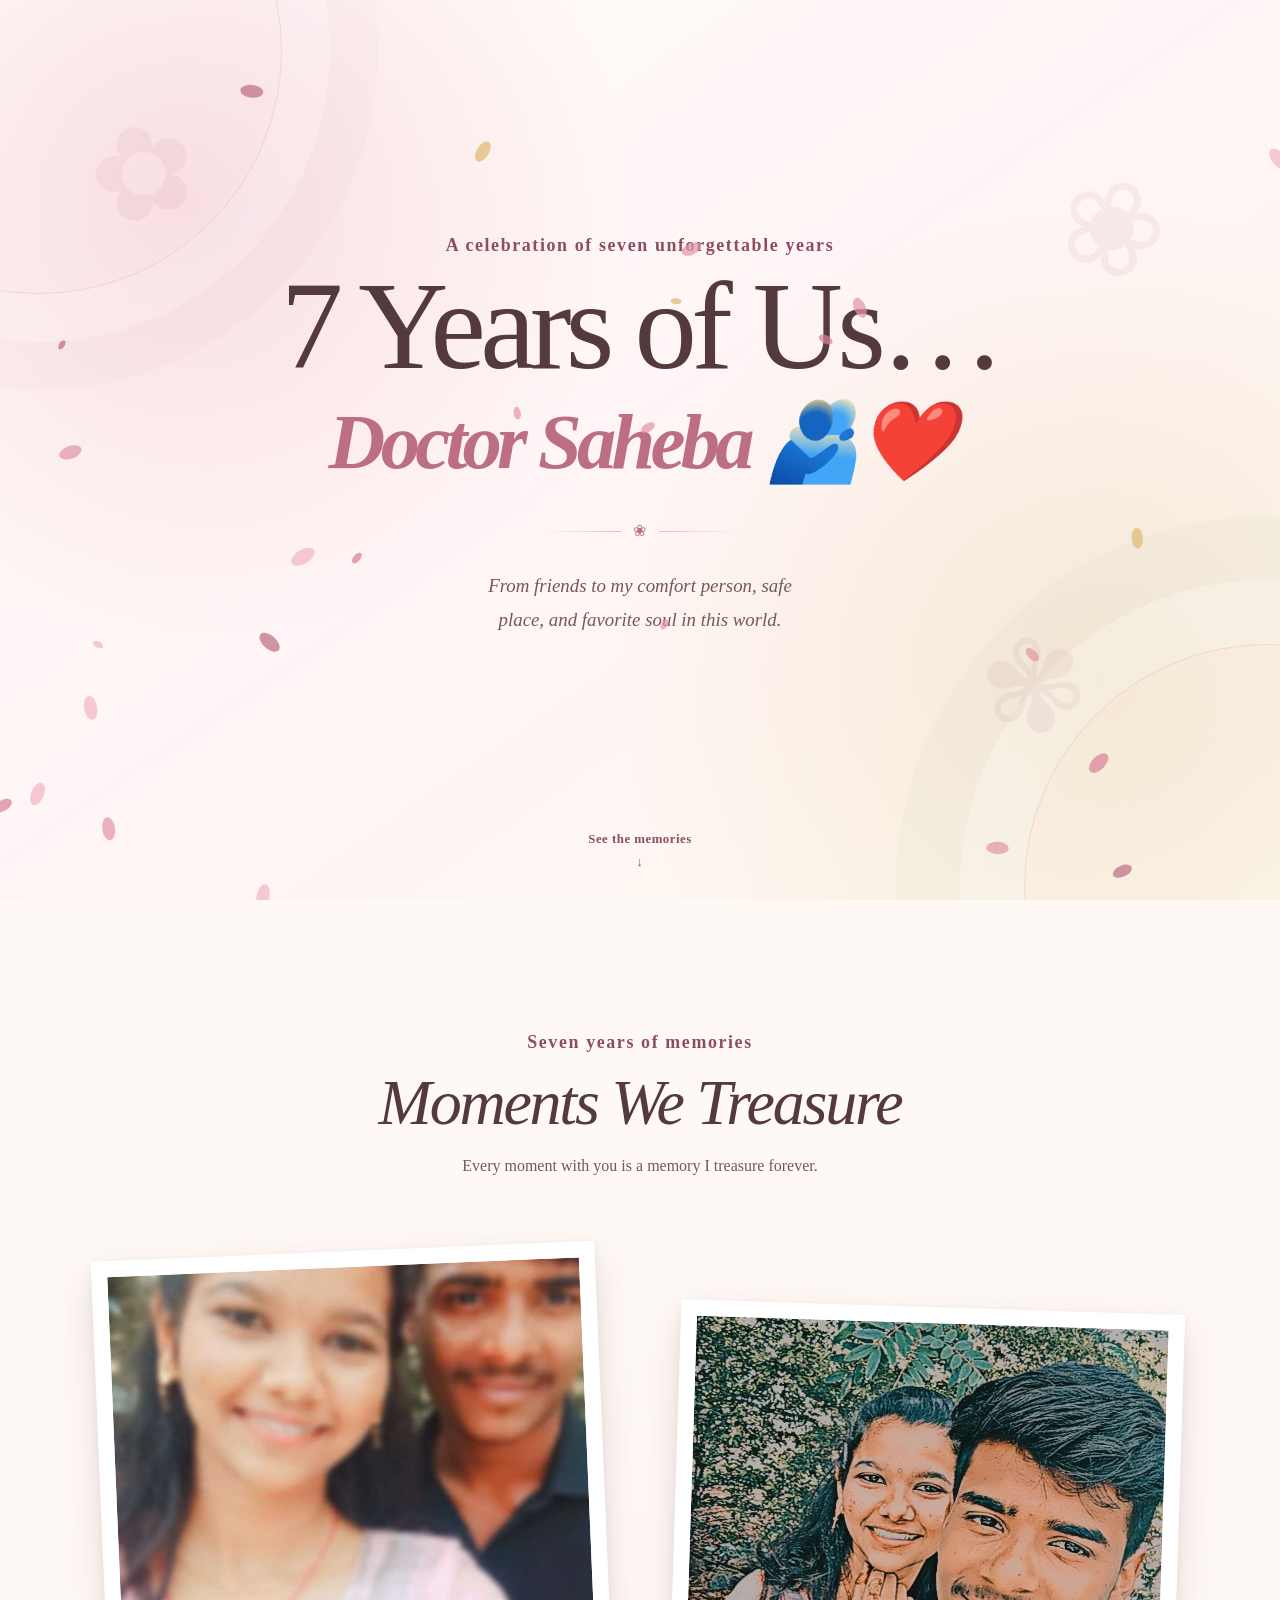
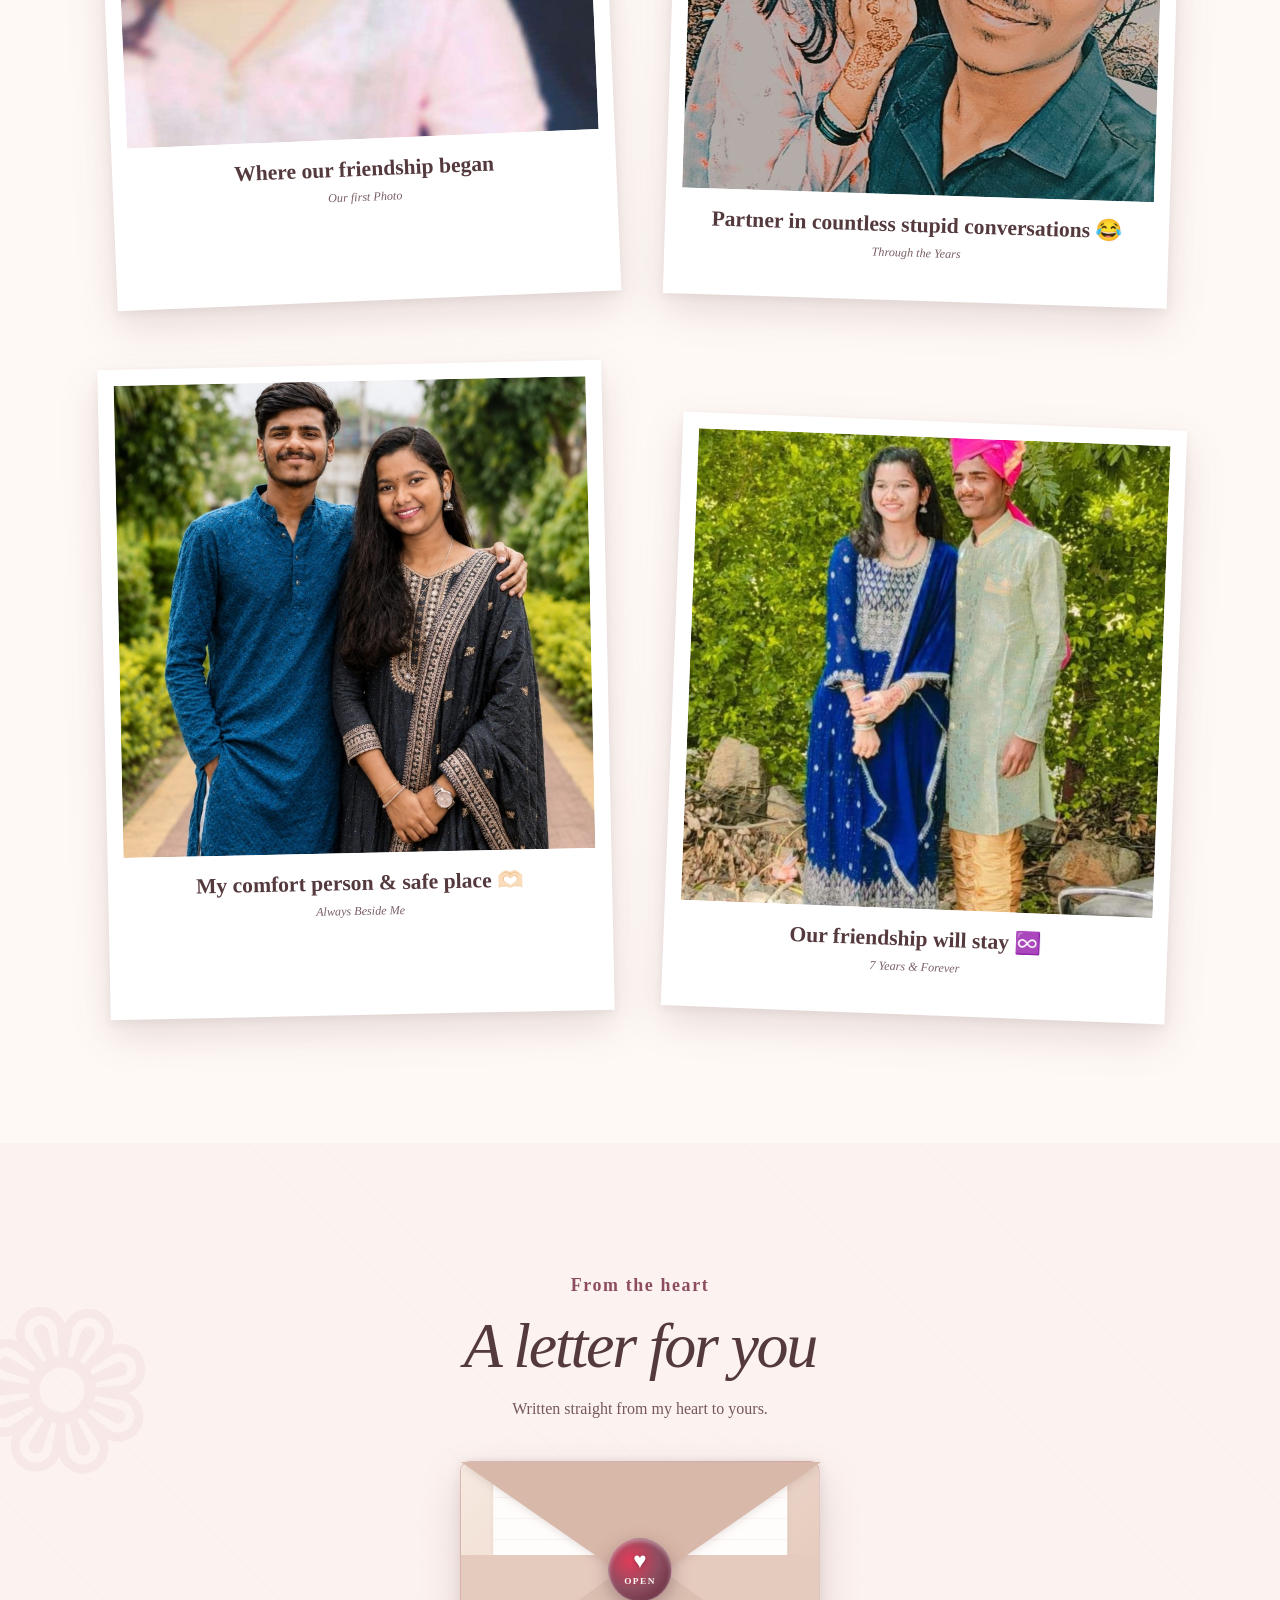
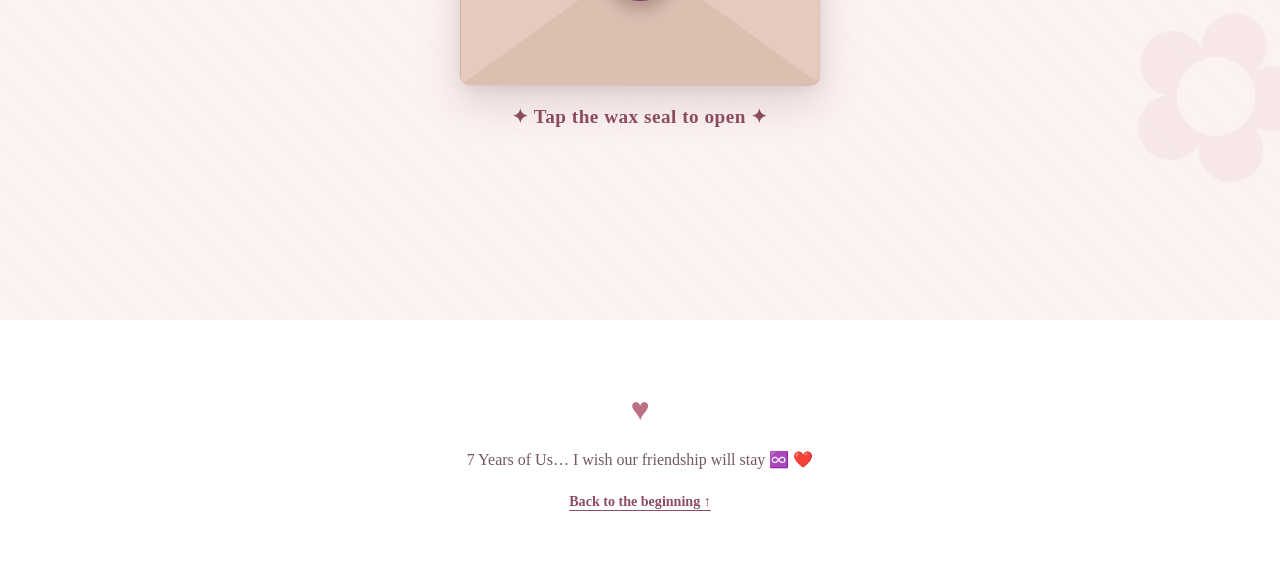
<file: index.html>
<!DOCTYPE html>
<html lang="en">
<head>
    <meta charset="UTF-8">
    <meta http-equiv="refresh" content="0; url=site/index.html">
    <title>Happy Anniversary ❤️</title>
    <script>
        window.location.href = "site/index.html";
    </script>
</head>
<body>
    <p>Redirecting to <a href="site/index.html">Anniversary Love Letter</a>...</p>
</body>
</html>
</file>
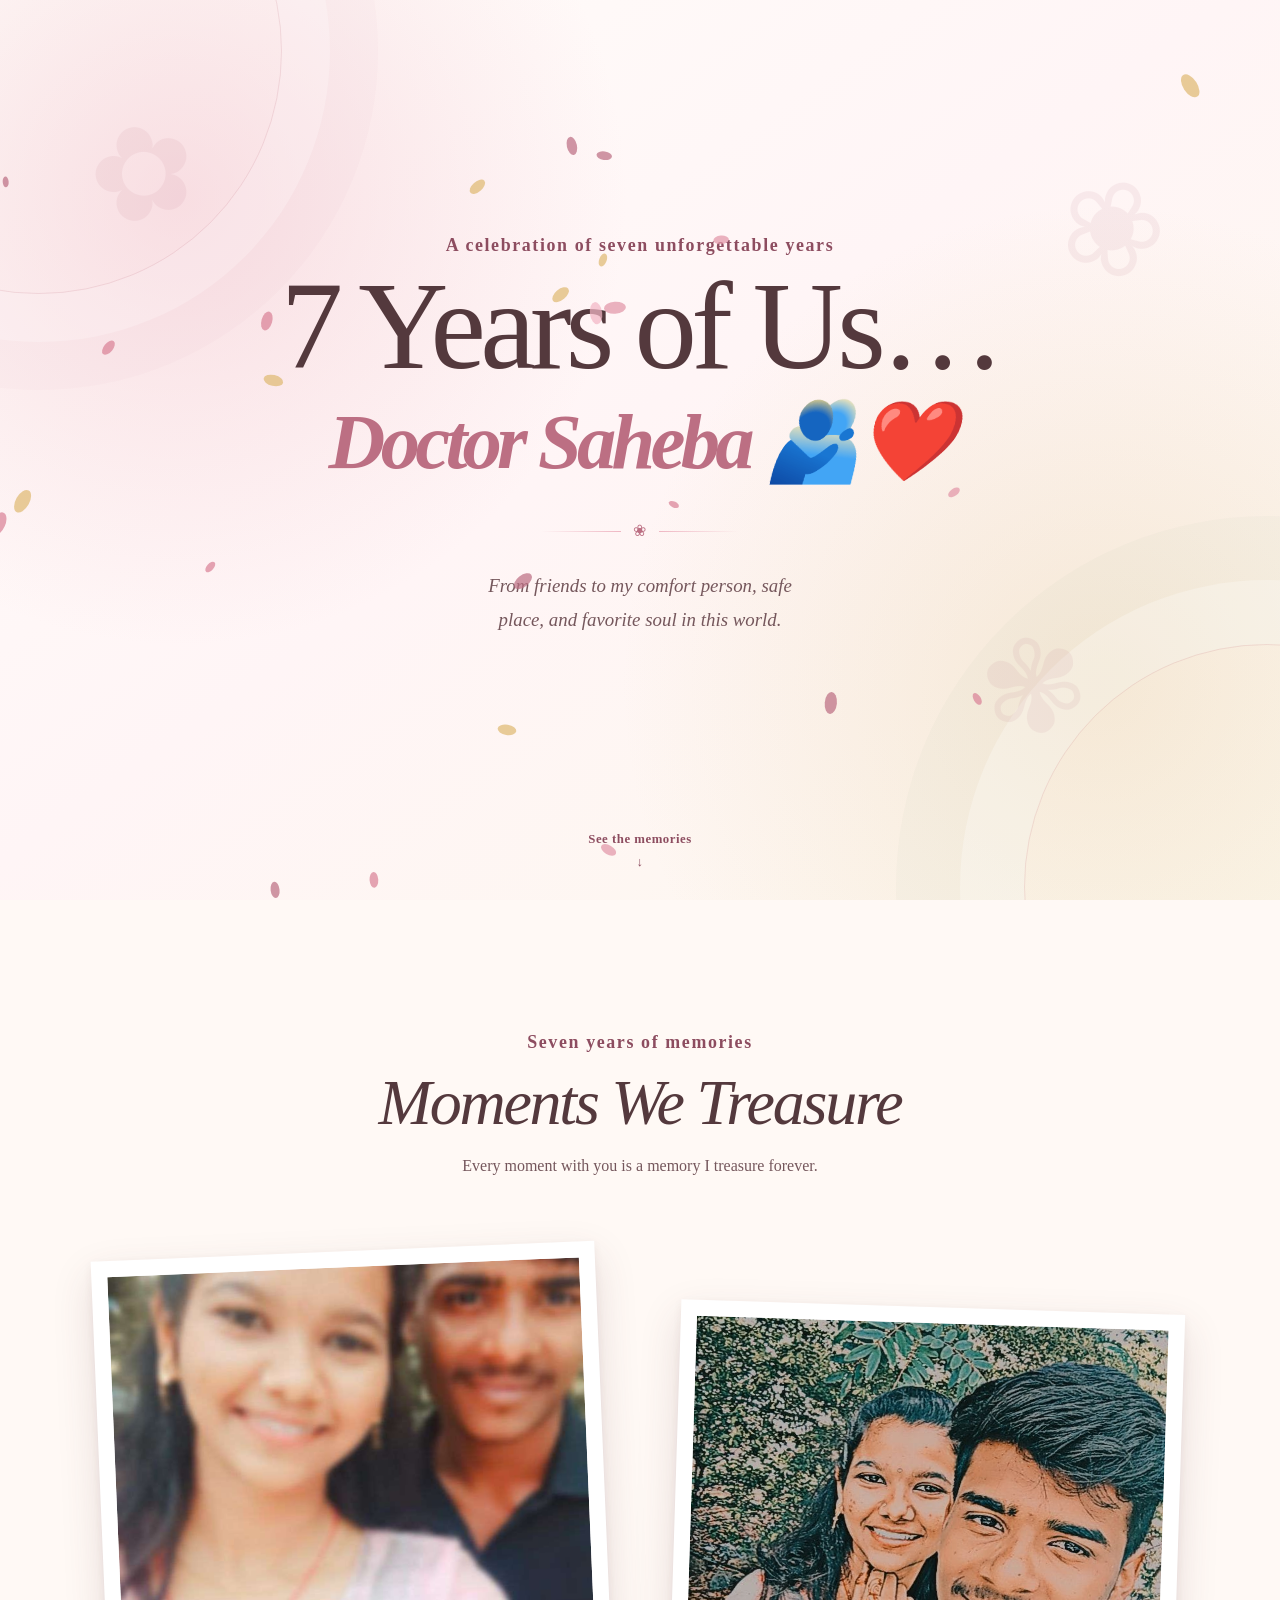
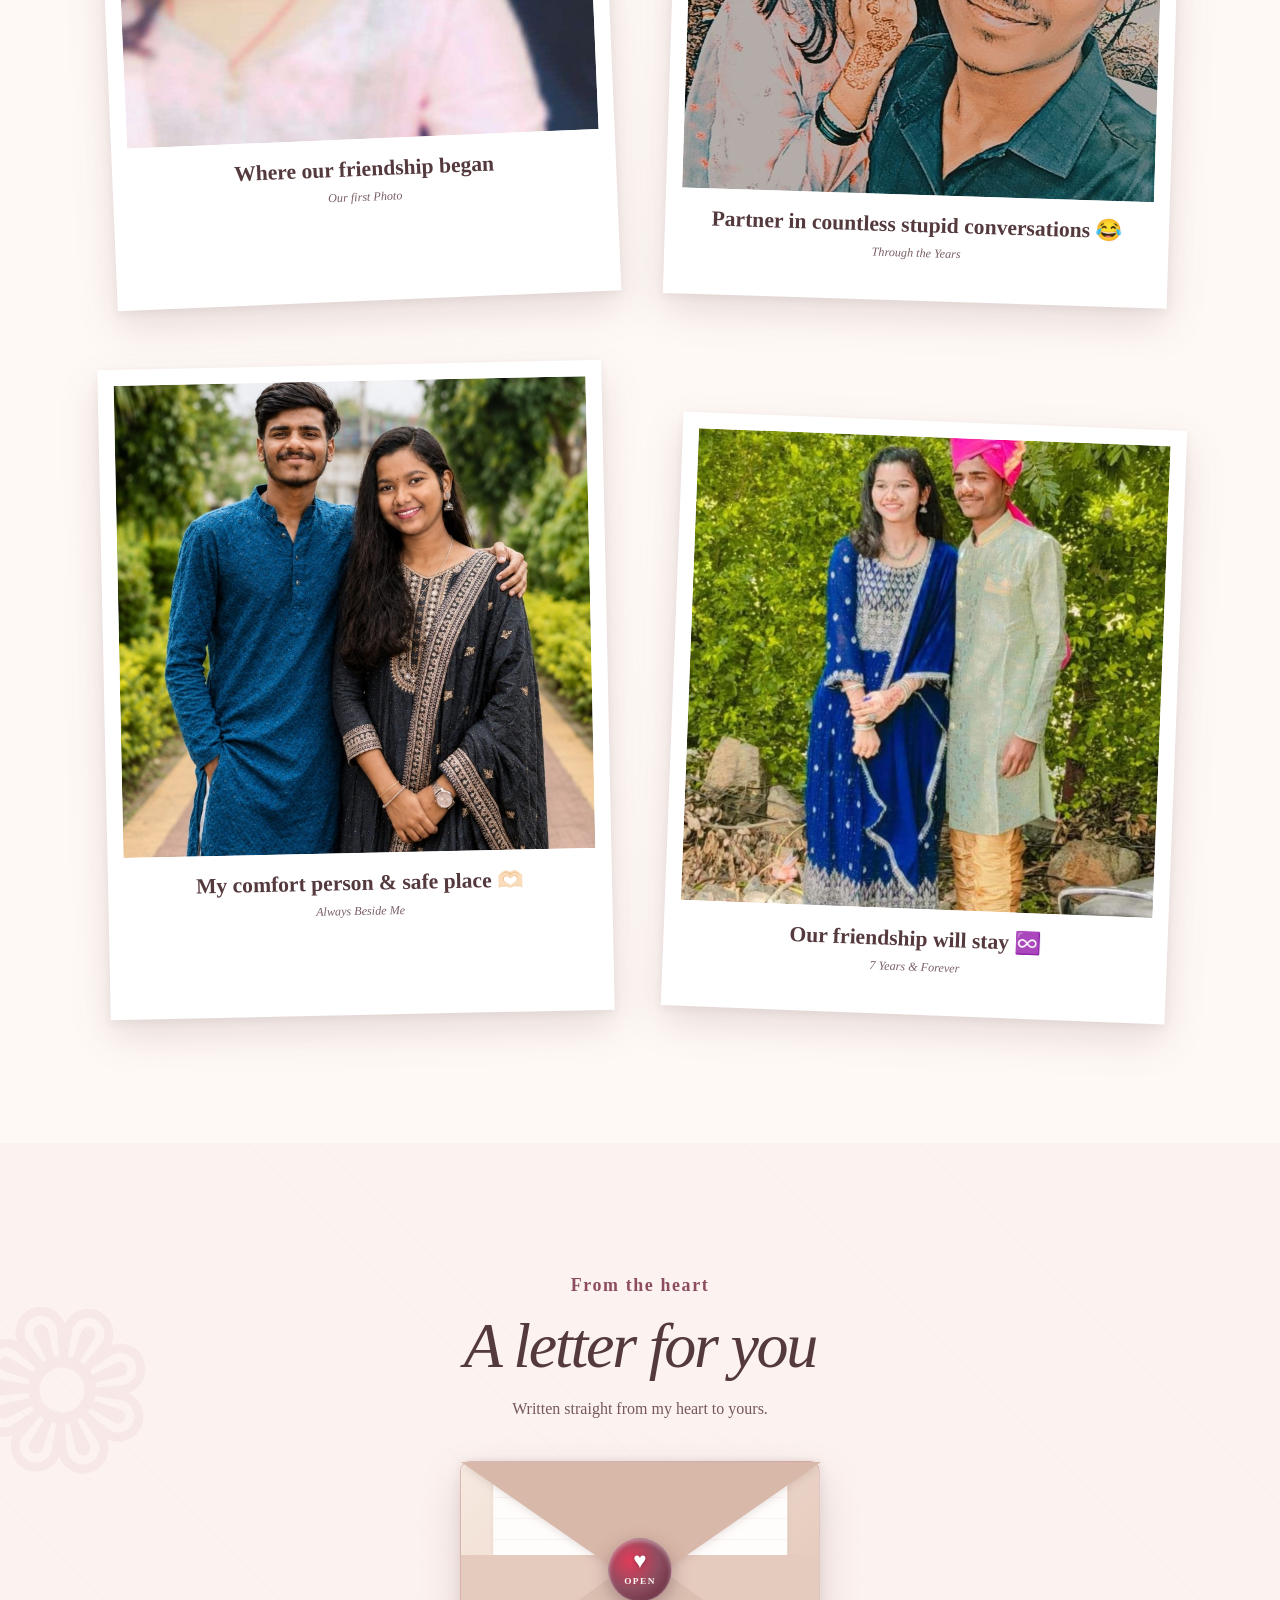
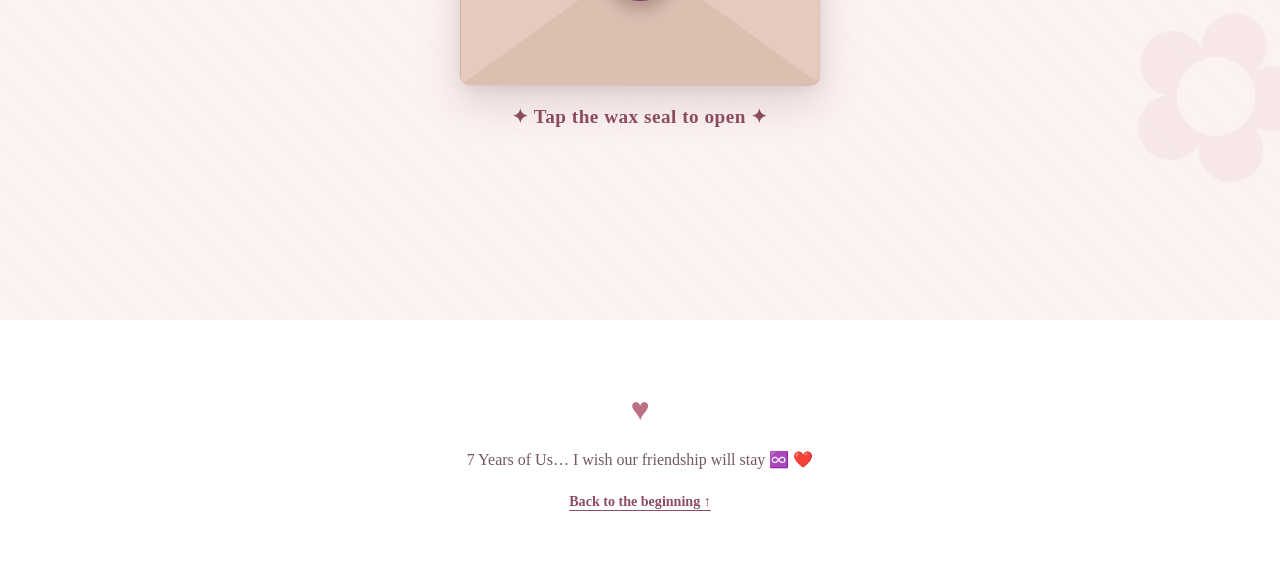
<file: site/index.html>
<!doctype html>
<html class="no-js" lang="en">

<head>
  <meta charset="utf-8">
  <meta name="viewport" content="width=device-width, initial-scale=1">
  <script>document.documentElement.classList.replace('no-js', 'js');</script>
  <title>7 Years of Us… 🫂❤️ | Doctor Saheba</title>
  <meta name="description" content="Seven years of friendship, endless laughter, and unconditional love.">
  <meta name="theme-color" content="#fff9f5">
  <meta property="og:title" content="7 Years of Us… 🫂❤️ | Doctor Saheba">
  <meta property="og:description" content="Seven years of friendship, endless laughter, and unconditional love.">
  <meta property="og:type" content="website">
  <meta property="og:site_name" content="7 Years of Us">
  <meta name="twitter:card" content="summary">
  <link rel="icon" href="assets/placeholders/favicon.svg" type="image/svg+xml">
  <link rel="stylesheet" href="css/styles.css">
  <script src="js/content.js" defer></script>
  <script src="js/main.js" defer></script>
</head>

<body>
  <a class="skip-link" href="#main-content">Skip to the main content</a>

  <canvas id="celebration-canvas" aria-hidden="true"></canvas>

  <div class="music-player" id="music-player" hidden>
    <button class="music-button" id="music-button" type="button" aria-label="Play music" aria-pressed="false">
      <span class="music-icon" aria-hidden="true">♪</span>
    </button>
    <span class="music-copy">
      <span class="music-kicker">A song for this page</span>
      <span class="music-title" id="music-title">Background music</span>
    </span>
    <span class="music-bars" id="music-bars" aria-hidden="true">
      <i></i><i></i><i></i><i></i>
    </span>
    <span class="sr-only" id="music-status" aria-live="polite"></span>
    <audio id="background-music" preload="none"></audio>
  </div>

  <header class="hero" id="top">
    <span class="hero-bloom hero-bloom-one" aria-hidden="true">✿</span>
    <span class="hero-bloom hero-bloom-two" aria-hidden="true">❀</span>
    <span class="hero-bloom hero-bloom-three" aria-hidden="true">✾</span>

    <div class="hero-content">
      <p class="hero-eyebrow" data-content="heroEyebrow">A celebration of seven unforgettable years</p>
      <h1 class="hero-title">
        <span data-content="occasion">7 Years of Us…</span>
        <em data-content="recipientName">Doctor Saheba 🫂❤️</em>
      </h1>
      <span class="floral-divider" aria-hidden="true"><i></i>❀<i></i></span>
      <p class="hero-subtitle" data-content="heroSubtitle">From friends to my comfort person, safe place, and favorite
        soul in this world.</p>
    </div>

    <a class="scroll-cue" href="#gallery">
      <span>See the memories</span>
      <span aria-hidden="true">↓</span>
    </a>
  </header>

  <main id="main-content">
    <section class="gallery section" id="gallery" aria-labelledby="gallery-title">
      <div class="section-heading reveal">
        <p class="section-kicker" data-content="galleryEyebrow">A few favorite moments</p>
        <h2 id="gallery-title" data-content="galleryHeading">Our little gallery</h2>
        <p>Every moment with you is a memory I treasure forever.</p>
      </div>

      <div class="polaroid-grid">
        <article class="polaroid reveal" style="--tilt: -2.4deg">
          <div class="photo-frame">
            <img src="assets/photos/moment-2.png" width="800" height="800" loading="lazy" decoding="async"
              alt="Doctor Saheba and Om smiling together">
          </div>
          <p class="photo-caption">Where our friendship began</p>
          <p class="photo-date">Our first Photo </p>
        </article>
        <article class="polaroid reveal" style="--tilt: 1.8deg">
          <div class="photo-frame">
            <img src="assets/photos/moment-2.jpeg" width="800" height="800" loading="lazy" decoding="async"
              alt="Doctor Saheba and Om in festive attire smiling together">
          </div>
          <p class="photo-caption">Partner in countless stupid conversations 😂</p>
          <p class="photo-date">Through the Years</p>
        </article>
        <article class="polaroid reveal" style="--tilt: -1.2deg">
          <div class="photo-frame">
            <img src="assets/photos/moment-3.jpg" width="800" height="800" loading="lazy" decoding="async"
              alt="Doctor Saheba and Om in traditional outfits">
          </div>
          <p class="photo-caption">My comfort person &amp; safe place 🫶🏻</p>
          <p class="photo-date">Always Beside Me</p>
        </article>
        <article class="polaroid reveal" style="--tilt: 2.2deg">
          <div class="photo-frame">
            <img src="assets/photos/moment-4.jpg" width="800" height="800" loading="lazy" decoding="async"
              alt="Doctor Saheba and Om together outdoors">
          </div>
          <p class="photo-caption">Our friendship will stay ♾️</p>
          <p class="photo-date">7 Years &amp; Forever</p>
        </article>
      </div>
    </section>

    <section class="letter-section" id="letter" aria-labelledby="letter-title">
      <span class="letter-flower letter-flower-left" aria-hidden="true">❁</span>
      <span class="letter-flower letter-flower-right" aria-hidden="true">✿</span>
      <div class="letter-wrap">
        <div class="section-heading reveal">
          <p class="section-kicker">From the heart</p>
          <h2 id="letter-title">A letter for you</h2>
          <p>Written straight from my heart to yours.</p>
        </div>

        <!-- Interactive 3D Envelope -->
        <div class="envelope-wrapper reveal" id="envelope-wrapper">
          <div class="envelope-box" id="envelope-box" tabindex="0" role="button"
            aria-label="Open Doctor Saheba's letter">
            <div class="envelope-flap" id="envelope-flap"></div>
            <div class="envelope-pocket"></div>
            <div class="envelope-letter-peek"></div>
            <button class="wax-seal-btn" id="letter-open" type="button" aria-controls="letter-paper"
              aria-expanded="false" aria-label="Break seal and open letter">
              <span class="wax-seal-symbol" aria-hidden="true">♥</span>
              <span class="wax-seal-label" aria-hidden="true">OPEN</span>
            </button>
          </div>
          <p class="envelope-hint-label">✦ Tap the wax seal to open ✦</p>
        </div>

        <article class="letter-paper" id="letter-paper" aria-label="Anniversary letter">
          <span class="paper-tape" aria-hidden="true"></span>
          <p class="letter-date" data-content="letterDate">7 Years of Us… 🫂❤️</p>
          <p class="letter-salutation" data-content="salutation">My Dearest Doctor Saheba,</p>
          <div class="letter-body" id="letter-body">
            <p>Seven years… honestly, I don’t even know how to put these seven years into words. 🥹❤️</p>
            <p>You came into my life as a friend, but somewhere along the way, you became so much more than that. You
              became my comfort person, my safe place, my biggest supporter, my partner in countless stupid
              conversations 😂, and someone who feels like a part of me. 🫶🏻</p>
            <p>I don't know what I did to deserve someone like you, but I know how lucky I am to have you. 🫶🏻</p>
            <p>You are not just my best friend 🥰 — you are one of the most important persons in my life 🤗.</p>
            <p>You are my personal Doctor madam ❤️. Happiest Friendship day dear Doctor Saheba 💞. I wish our friendship
              will stay ♾️.</p>
            <p>Once again, Happy friendship day dear Sweetheart ❣️🫶🏼</p>
          </div>
          <div class="letter-accessible sr-only" id="letter-accessible"></div>
          <p class="letter-signature" data-content="signature">Yours forever, Om</p>
          <p class="letter-heart" aria-hidden="true">♥</p>
          <div class="letter-actions">
            <button class="letter-close-btn" id="letter-close" type="button"
              aria-label="Fold letter back into envelope">
              <span>Fold letter back</span>
              <span aria-hidden="true">✉</span>
            </button>
          </div>
        </article>
      </div>
    </section>
  </main>

  <footer class="footer">
    <span class="footer-heart" aria-hidden="true">♥</span>
    <p data-content="footerText">7 Years of Us… I wish our friendship will stay ♾️ ❤️</p>
    <a href="#top">Back to the beginning <span aria-hidden="true">↑</span></a>
  </footer>
</body>

</html>
</file>
<file: site/css/styles.css>
:root {
  --ink: #54393d;
  --ink-soft: #75575c;
  --rose: #bc6f83;
  --rose-deep: #8d4d60;
  --blush: #f7dce2;
  --petal: #efb7c3;
  --cream: #fff9f5;
  --paper: #fffdfb;
  --sage: #7f9278;
  --gold: #a76838;
  --line: rgba(188, 111, 131, 0.23);
  --shadow: rgba(95, 54, 63, 0.15);
  --serif: Georgia, "Times New Roman", serif;
  --script: "Segoe Script", "Bradley Hand", cursive;
}

*, *::before, *::after { box-sizing: border-box; }

html {
  scroll-behavior: smooth;
  scroll-padding-top: 2rem;
  max-width: 100%;
  overflow-x: hidden;
}

body {
  margin: 0;
  min-width: 280px;
  max-width: 100%;
  overflow-x: hidden;
  background: var(--cream);
  color: var(--ink);
  font-family: var(--serif);
  line-height: 1.6;
}

button, a { -webkit-tap-highlight-color: transparent; }
button { font: inherit; }
a { color: var(--rose-deep); }

:focus-visible {
  outline: 3px solid #704153;
  outline-offset: 4px;
}

.skip-link {
  position: fixed;
  z-index: 1000;
  top: 0.75rem;
  left: 0.75rem;
  padding: 0.7rem 1rem;
  border-radius: 0.3rem;
  background: var(--ink);
  color: white;
  transform: translateY(-160%);
  transition: transform 160ms ease;
}

.skip-link:focus { transform: translateY(0); }

.sr-only {
  position: absolute;
  width: 1px;
  height: 1px;
  padding: 0;
  margin: -1px;
  overflow: hidden;
  clip: rect(0, 0, 0, 0);
  white-space: nowrap;
  border: 0;
}

#celebration-canvas {
  position: fixed;
  inset: 0;
  z-index: 50;
  pointer-events: none;
}

.hero {
  position: relative;
  isolation: isolate;
  min-height: 100svh;
  display: grid;
  place-items: center;
  overflow: hidden;
  padding: 5rem 1.5rem 7rem;
  text-align: center;
  background:
    radial-gradient(circle at 14% 22%, rgba(239, 183, 195, 0.42), transparent 28rem),
    radial-gradient(circle at 86% 76%, rgba(224, 194, 143, 0.28), transparent 30rem),
    linear-gradient(145deg, #fffdfa, #fff5f6 48%, #fdf8ee);
}

.hero::before,
.hero::after {
  content: "";
  position: absolute;
  z-index: -1;
  width: min(38vw, 34rem);
  aspect-ratio: 1;
  border: 1px solid rgba(188, 111, 131, 0.17);
  border-radius: 50%;
}

.hero::before { left: -16vw; top: -15vw; box-shadow: 0 0 0 3rem rgba(255,255,255,.22), 0 0 0 6rem rgba(188,111,131,.035); }
.hero::after { right: -18vw; bottom: -18vw; box-shadow: 0 0 0 4rem rgba(255,255,255,.25), 0 0 0 8rem rgba(127,146,120,.035); }

.hero-content { position: relative; z-index: 1; max-width: 62rem; }

.hero-eyebrow,
.section-kicker {
  margin: 0 0 0.7rem;
  color: var(--rose-deep);
  font-family: var(--script);
  font-size: clamp(0.9rem, 2vw, 1.12rem);
  font-weight: 700;
  letter-spacing: 0.09em;
}

.hero-title {
  max-width: 16ch;
  margin: 0 auto;
  font-size: clamp(3.35rem, 10vw, 7.8rem);
  font-weight: 400;
  letter-spacing: -0.045em;
  line-height: 0.91;
  text-wrap: balance;
}

.hero-title em {
  display: block;
  max-width: 100%;
  margin-top: 0.18em;
  color: var(--rose);
  font-family: var(--script);
  font-size: 0.63em;
  font-weight: 700;
  letter-spacing: -0.06em;
  line-height: 1.12;
  overflow-wrap: anywhere;
}

.floral-divider {
  display: flex;
  align-items: center;
  justify-content: center;
  gap: 0.8rem;
  width: min(16rem, 70vw);
  margin: 2rem auto 1.6rem;
  color: var(--rose);
}

.floral-divider i { width: 5rem; height: 1px; background: linear-gradient(90deg, transparent, var(--petal)); }
.floral-divider i:last-child { background: linear-gradient(90deg, var(--petal), transparent); }

.hero-subtitle {
  max-width: 34rem;
  margin: 0 auto;
  color: var(--ink-soft);
  font-size: clamp(1rem, 2vw, 1.18rem);
  font-style: italic;
  line-height: 1.8;
  text-wrap: balance;
}

.hero-bloom {
  position: absolute;
  color: var(--rose);
  font-size: clamp(4rem, 10vw, 8rem);
  opacity: 0.09;
  user-select: none;
}

.hero-bloom-one { top: 8%; left: 7%; transform: rotate(-18deg); }
.hero-bloom-two { top: 14%; right: 9%; transform: rotate(22deg); }
.hero-bloom-three { right: 15%; bottom: 12%; transform: rotate(-12deg); }

.scroll-cue {
  position: absolute;
  left: 50%;
  bottom: 1.7rem;
  z-index: 2;
  display: grid;
  justify-items: center;
  gap: 0.2rem;
  color: var(--rose-deep);
  font-family: var(--script);
  font-size: 0.8rem;
  font-weight: 700;
  letter-spacing: 0.04em;
  text-decoration: none;
  transform: translateX(-50%);
  animation: gentle-bounce 2.4s ease-in-out infinite;
}

.section {
  width: min(100%, 76rem);
  margin: 0 auto;
  padding: clamp(5rem, 10vw, 8rem) clamp(1rem, 4vw, 2rem);
}

.section-heading { max-width: 42rem; margin: 0 auto clamp(2.8rem, 6vw, 4.5rem); text-align: center; }
.section-heading h2 {
  margin: 0;
  font-size: clamp(2.25rem, 6vw, 4rem);
  font-style: italic;
  font-weight: 400;
  letter-spacing: -0.035em;
  line-height: 1.08;
  text-wrap: balance;
}
.section-heading > p:last-child { max-width: 34rem; margin: 1rem auto 0; color: var(--ink-soft); }

.gallery { position: relative; }
.polaroid-grid { display: grid; grid-template-columns: repeat(2, minmax(0, 1fr)); gap: clamp(2rem, 5vw, 4.5rem); padding: 0 clamp(0rem, 4vw, 2.5rem); }

.polaroid {
  position: relative;
  min-width: 0;
  padding: clamp(0.65rem, 2vw, 1rem) clamp(0.65rem, 2vw, 1rem) clamp(1.4rem, 4vw, 2.35rem);
  background: #fff;
  box-shadow: 0 1rem 2.5rem var(--shadow), 0 0.2rem 0.5rem rgba(84,57,61,.07);
  transform: rotate(var(--tilt));
  transition: transform 350ms ease, box-shadow 350ms ease;
}

.polaroid:nth-child(even) { margin-top: 3.5rem; }
.polaroid:hover { transform: rotate(0) translateY(-0.45rem); box-shadow: 0 1.5rem 3rem rgba(95,54,63,.2); }

.photo-frame { aspect-ratio: 1; overflow: hidden; background: var(--blush); }
.photo-frame img { display: block; width: 100%; height: 100%; object-fit: cover; }

.photo-caption {
  margin: 1rem 0 0;
  color: var(--ink);
  font-family: var(--script);
  font-size: clamp(1rem, 2.5vw, 1.35rem);
  font-weight: 700;
  line-height: 1.35;
  overflow-wrap: anywhere;
  text-align: center;
}

.photo-date { margin: 0.25rem 0 0; color: #795f64; font-size: 0.76rem; font-style: italic; overflow-wrap: anywhere; text-align: center; }

.letter-section {
  position: relative;
  overflow: hidden;
  padding: clamp(5rem, 10vw, 8.5rem) clamp(0.75rem, 3vw, 2rem);
  background:
    linear-gradient(rgba(255,249,245,.58), rgba(255,249,245,.58)),
    repeating-linear-gradient(45deg, transparent 0 24px, rgba(188,111,131,.045) 24px 25px),
    #f7e9e9;
}

.letter-wrap { position: relative; z-index: 1; width: min(100%, 48rem); margin: 0 auto; }
.letter-section .section-heading { margin-bottom: 2.5rem; }
.letter-flower { position: absolute; color: var(--rose); font-size: clamp(7rem, 18vw, 15rem); opacity: .07; user-select: none; }
.letter-flower-left { top: 9%; left: -2rem; transform: rotate(-20deg); }
.letter-flower-right { right: -2rem; bottom: 5%; transform: rotate(20deg); }

/* =======================================================
   Interactive 3D Envelope & Wax Seal Animation
   ======================================================= */
.envelope-wrapper {
  display: flex;
  flex-direction: column;
  align-items: center;
  justify-content: center;
  margin: 0 auto 2.5rem;
  perspective: 1200px;
  width: 100%;
}

.envelope-box {
  position: relative;
  width: min(92vw, 360px);
  height: 225px;
  background: linear-gradient(135deg, #f7eae1 0%, #ecd7ca 50%, #dfc3b5 100%);
  border-radius: 10px;
  box-shadow: 0 16px 40px rgba(95, 54, 63, 0.18), 0 3px 12px rgba(95, 54, 63, 0.08);
  border: 1px solid rgba(188, 111, 131, 0.28);
  cursor: pointer;
  transition: transform 350ms cubic-bezier(0.16, 1, 0.3, 1), box-shadow 350ms ease;
  transform-style: preserve-3d;
}

.envelope-box:hover {
  transform: translateY(-5px) scale(1.02);
  box-shadow: 0 22px 50px rgba(95, 54, 63, 0.24);
}

/* 3D Top Flap */
.envelope-flap {
  position: absolute;
  top: 0;
  left: 0;
  width: 100%;
  height: 0;
  border-left: 180px solid transparent;
  border-right: 180px solid transparent;
  border-top: 125px solid #d8b8a8;
  transform-origin: top center;
  transition: transform 650ms cubic-bezier(0.4, 0, 0.2, 1);
  z-index: 5;
  filter: drop-shadow(0 2px 4px rgba(95, 54, 63, 0.15));
}

@media (max-width: 400px) {
  .envelope-box { width: 300px; height: 195px; }
  .envelope-flap {
    border-left-width: 150px;
    border-right-width: 150px;
    border-top-width: 110px;
  }
}

/* Front Pocket */
.envelope-pocket {
  position: absolute;
  inset: 0;
  z-index: 4;
  pointer-events: none;
  border-radius: 10px;
  overflow: hidden;
}

.envelope-pocket::before {
  content: "";
  position: absolute;
  bottom: 0;
  left: 0;
  width: 100%;
  height: 0;
  border-left: 180px solid #e5cabe;
  border-right: 180px solid #e5cabe;
  border-bottom: 130px solid #dbc0b2;
}

@media (max-width: 400px) {
  .envelope-pocket::before {
    border-left-width: 150px;
    border-right-width: 150px;
    border-bottom-width: 110px;
  }
}

/* Letter Peek Edge */
.envelope-letter-peek {
  position: absolute;
  top: 15px;
  left: 50%;
  transform: translateX(-50%);
  width: 82%;
  height: 80px;
  background: repeating-linear-gradient(transparent 0 20px, rgba(188,111,131,.08) 20px 21px), var(--paper);
  border-radius: 4px;
  box-shadow: 0 -2px 6px rgba(95,54,63,0.06);
  z-index: 3;
  transition: transform 600ms ease;
}

/* Wax Seal Button */
.wax-seal-btn {
  position: absolute;
  top: 48%;
  left: 50%;
  transform: translate(-50%, -50%);
  width: 64px;
  height: 64px;
  border-radius: 50%;
  background: radial-gradient(circle at 35% 35%, #e23b59 0%, var(--rose-deep) 50%, #592231 100%);
  border: 1px solid rgba(255, 255, 255, 0.35);
  box-shadow: 0 6px 18px rgba(95, 54, 63, 0.4), inset 0 2px 4px rgba(255, 255, 255, 0.4);
  cursor: pointer;
  z-index: 10;
  display: flex;
  flex-direction: column;
  align-items: center;
  justify-content: center;
  color: #fff;
  transition: transform 250ms cubic-bezier(0.175, 0.885, 0.32, 1.275);
  animation: seal-pulse 2.2s infinite ease-in-out;
}

.wax-seal-btn:hover {
  transform: translate(-50%, -50%) scale(1.12);
  box-shadow: 0 8px 25px rgba(188, 111, 131, 0.6);
}

.wax-seal-symbol {
  font-size: 1.4rem;
  line-height: 1;
  filter: drop-shadow(0 1px 2px rgba(0,0,0,0.3));
}

.wax-seal-label {
  font-family: var(--serif);
  font-size: 0.58rem;
  letter-spacing: 1.5px;
  color: #fff9f5;
  font-weight: 700;
  margin-top: 1px;
}

.envelope-hint-label {
  margin-top: 16px;
  font-family: var(--script);
  font-size: clamp(0.95rem, 3.5vw, 1.2rem);
  font-weight: 700;
  color: var(--rose-deep);
  text-align: center;
  letter-spacing: 0.5px;
  animation: float-hint 2s infinite ease-in-out;
}

@keyframes seal-pulse {
  0%, 100% { transform: translate(-50%, -50%) scale(1); box-shadow: 0 6px 18px rgba(95, 54, 63, 0.4); }
  50% { transform: translate(-50%, -50%) scale(1.08); box-shadow: 0 8px 26px rgba(188, 111, 131, 0.65); }
}

@keyframes float-hint {
  0%, 100% { transform: translateY(0); opacity: 0.85; }
  50% { transform: translateY(-3px); opacity: 1; }
}

/* Open Envelope Animation State */
.envelope-box.is-open .envelope-flap {
  transform: rotateX(180deg);
  z-index: 2;
}

.envelope-box.is-open .wax-seal-btn {
  transform: translate(-50%, -50%) scale(0);
  opacity: 0;
  pointer-events: none;
}

.envelope-box.is-open .envelope-letter-peek {
  transform: translate(-50%, -45px);
}

.envelope-wrapper.is-hidden {
  display: none !important;
}

/* Floating Mini Hearts Burst */
.mini-floating-heart {
  position: fixed;
  font-size: 1.5rem;
  color: var(--rose-deep);
  pointer-events: none;
  z-index: 999;
  user-select: none;
  animation: miniHeartRise 1.2s cubic-bezier(0.2, 0.8, 0.3, 1) forwards;
}

@keyframes miniHeartRise {
  0% { transform: translate(0, 0) scale(0.6); opacity: 1; }
  100% { transform: translate(var(--tx), -120px) scale(1.2) rotate(var(--rot)); opacity: 0; }
}

/* Close/Re-fold button inside letter paper */
.letter-actions {
  display: flex;
  justify-content: center;
  margin-top: 2rem;
  padding-top: 1.5rem;
  border-top: 1px dashed rgba(188, 111, 131, 0.25);
}

.letter-close-btn {
  display: inline-flex;
  align-items: center;
  gap: 0.6rem;
  padding: 0.65rem 1.4rem;
  border-radius: 999px;
  background: rgba(255, 253, 251, 0.95);
  border: 1px solid rgba(141, 77, 96, 0.35);
  color: var(--rose-deep);
  font-family: var(--script);
  font-size: 0.95rem;
  font-weight: 700;
  cursor: pointer;
  transition: all 200ms ease;
  box-shadow: 0 4px 12px rgba(95, 54, 63, 0.08);
}

.letter-close-btn:hover {
  background: var(--paper);
  transform: translateY(-2px);
  box-shadow: 0 6px 16px rgba(95, 54, 63, 0.15);
  border-color: var(--rose-deep);
}

.letter-paper {
  position: relative;
  width: min(100%, 43rem);
  margin: 1.5rem auto 0;
  padding: clamp(2rem, 7vw, 4.25rem) clamp(1.35rem, 7vw, 4rem);
  border: 1px solid rgba(188,111,131,.16);
  border-radius: 0.4rem;
  background:
    linear-gradient(90deg, transparent 3.7rem, rgba(188,111,131,.16) 3.7rem, rgba(188,111,131,.16) calc(3.7rem + 1px), transparent calc(3.7rem + 1px)),
    repeating-linear-gradient(transparent 0 31px, rgba(188,111,131,.095) 31px 32px),
    var(--paper);
  box-shadow: 0 1.75rem 4rem rgba(95,54,63,.14), 0 .25rem .7rem rgba(95,54,63,.07);
}

.js .letter-paper:not(.is-open) { display: none; }
.js .letter-paper.is-open { animation: letter-arrives 850ms cubic-bezier(.2,.75,.25,1) both; }
.no-js .envelope-wrapper { display: none; }

.paper-tape {
  position: absolute;
  top: -0.7rem;
  left: 50%;
  width: 6rem;
  height: 1.7rem;
  background: rgba(235,202,156,.62);
  box-shadow: 0 2px 5px rgba(84,57,61,.06);
  transform: translateX(-50%) rotate(-1deg);
}

.letter-date { margin: 0 0 1.65rem; color: var(--rose-deep); font-size: .88rem; font-style: italic; text-align: right; overflow-wrap: anywhere; }
.letter-salutation { margin: 0 0 1.25rem; font-size: clamp(1.2rem, 4vw, 1.55rem); font-style: italic; overflow-wrap: anywhere; }
.letter-body { color: #63484d; font-size: clamp(.96rem, 2vw, 1.06rem); line-height: 2; }
.letter-body p { min-height: 2rem; margin: 0 0 1.15rem; overflow-wrap: anywhere; }
.letter-body p:not(.is-typing):not(.is-complete) { opacity: 0; }
.no-js .letter-body p { opacity: 1; }
.letter-body p.is-typing::after { content: "|"; margin-left: 2px; color: var(--rose-deep); animation: blink .7s step-end infinite; }
.letter-signature { margin: 1.7rem 0 0; color: var(--rose-deep); font-family: var(--script); font-size: clamp(1.35rem, 4vw, 1.9rem); font-weight: 700; line-height: 1.5; overflow-wrap: anywhere; text-align: right; }
.letter-heart { margin: .15rem 0 0; color: var(--rose); text-align: right; animation: heartbeat 1.7s ease-in-out infinite; }

.footer { padding: 4rem 1.25rem; background: #fff; text-align: center; }
.footer-heart { display: block; margin-bottom: .7rem; color: var(--rose); font-size: 2rem; animation: heartbeat 1.7s ease-in-out infinite; }
.footer p { margin: 0 auto 1rem; color: var(--ink-soft); overflow-wrap: anywhere; }
.footer a { font-size: .88rem; font-weight: 700; text-underline-offset: .25rem; }

.music-player {
  position: fixed;
  z-index: 100;
  top: 1rem;
  right: 1rem;
  max-width: calc(100vw - 2rem);
  display: flex;
  align-items: center;
  gap: .65rem;
  padding: .55rem .85rem .55rem .55rem;
  border: 1px solid rgba(188,111,131,.3);
  border-radius: 999px;
  background: rgba(255,253,251,.92);
  box-shadow: 0 .7rem 2rem rgba(95,54,63,.15);
  backdrop-filter: blur(12px);
}

.music-player[hidden] { display: none; }
.music-button { display: grid; flex: 0 0 auto; width: 2.45rem; aspect-ratio: 1; place-items: center; border: 0; border-radius: 50%; background: var(--rose-deep); color: white; cursor: pointer; }
.music-copy { display: grid; min-width: 0; line-height: 1.2; }
.music-kicker { color: #75575c; font-size: .62rem; text-transform: uppercase; letter-spacing: .08em; }
.music-title { max-width: 12rem; overflow: hidden; font-family: var(--script); font-size: .84rem; font-weight: 700; text-overflow: ellipsis; white-space: nowrap; }
.music-bars { display: flex; align-items: center; gap: 2px; height: 1.1rem; }
.music-bars i { display: block; width: 2px; height: 35%; border-radius: 2px; background: var(--rose); }
.music-bars.is-playing i { animation: soundbar .72s ease-in-out infinite alternate; }
.music-bars.is-playing i:nth-child(2) { animation-delay: -.25s; }
.music-bars.is-playing i:nth-child(3) { animation-delay: -.5s; }
.music-bars.is-playing i:nth-child(4) { animation-delay: -.15s; }

.js .reveal { opacity: 0; transform: translateY(2rem); }
.js .reveal.is-visible { opacity: 1; transform: translateY(0); transition: opacity 750ms ease, transform 750ms cubic-bezier(.2,.75,.25,1); }
.js .polaroid.reveal { transform: translateY(2.5rem) rotate(var(--tilt)); }
.js .polaroid.reveal.is-visible { transform: translateY(0) rotate(var(--tilt)); }
.js .polaroid.reveal.is-visible:hover { transform: translateY(-.45rem) rotate(0); }

@keyframes gentle-bounce { 0%, 100% { transform: translate(-50%, 0); } 50% { transform: translate(-50%, .45rem); } }
@keyframes letter-arrives { from { opacity: 0; transform: translateY(2.4rem) rotate(.7deg) scale(.97); } to { opacity: 1; transform: none; } }
@keyframes blink { 50% { opacity: 0; } }
@keyframes heartbeat { 0%, 100% { transform: scale(1); } 12% { transform: scale(1.13); } 24% { transform: scale(1); } }
@keyframes soundbar { from { height: 28%; } to { height: 95%; } }

@media (max-width: 680px) {
  .polaroid-grid { grid-template-columns: 1fr; gap: 2.4rem; padding: 0 clamp(.25rem, 6vw, 2rem); }
  .polaroid:nth-child(even) { margin-top: 0; }
  .hero-bloom { opacity: .065; }
  .letter-paper { background: repeating-linear-gradient(transparent 0 31px, rgba(188,111,131,.095) 31px 32px), var(--paper); }
}

@media (max-width: 390px) {
  .hero { padding-inline: 1rem; }
  .hero-title { font-size: clamp(3rem, 17vw, 4.2rem); }
  .music-copy { display: none; }
  .letter-section { padding-inline: .55rem; }
  .letter-paper { padding-inline: 1.15rem; }
}

@media (prefers-reduced-motion: reduce) {
  html { scroll-behavior: auto; }
  *, *::before, *::after { animation-duration: .001ms !important; animation-iteration-count: 1 !important; scroll-behavior: auto !important; transition-duration: .001ms !important; }
  #celebration-canvas { display: none; }
  .js .reveal,
  .js .reveal.is-visible,
  .js .polaroid.reveal,
  .js .polaroid.reveal.is-visible { opacity: 1; transform: rotate(var(--tilt, 0deg)); }
  .js .letter-paper.is-open { animation: none; }
  .letter-body p { opacity: 1 !important; }
}
</file>
